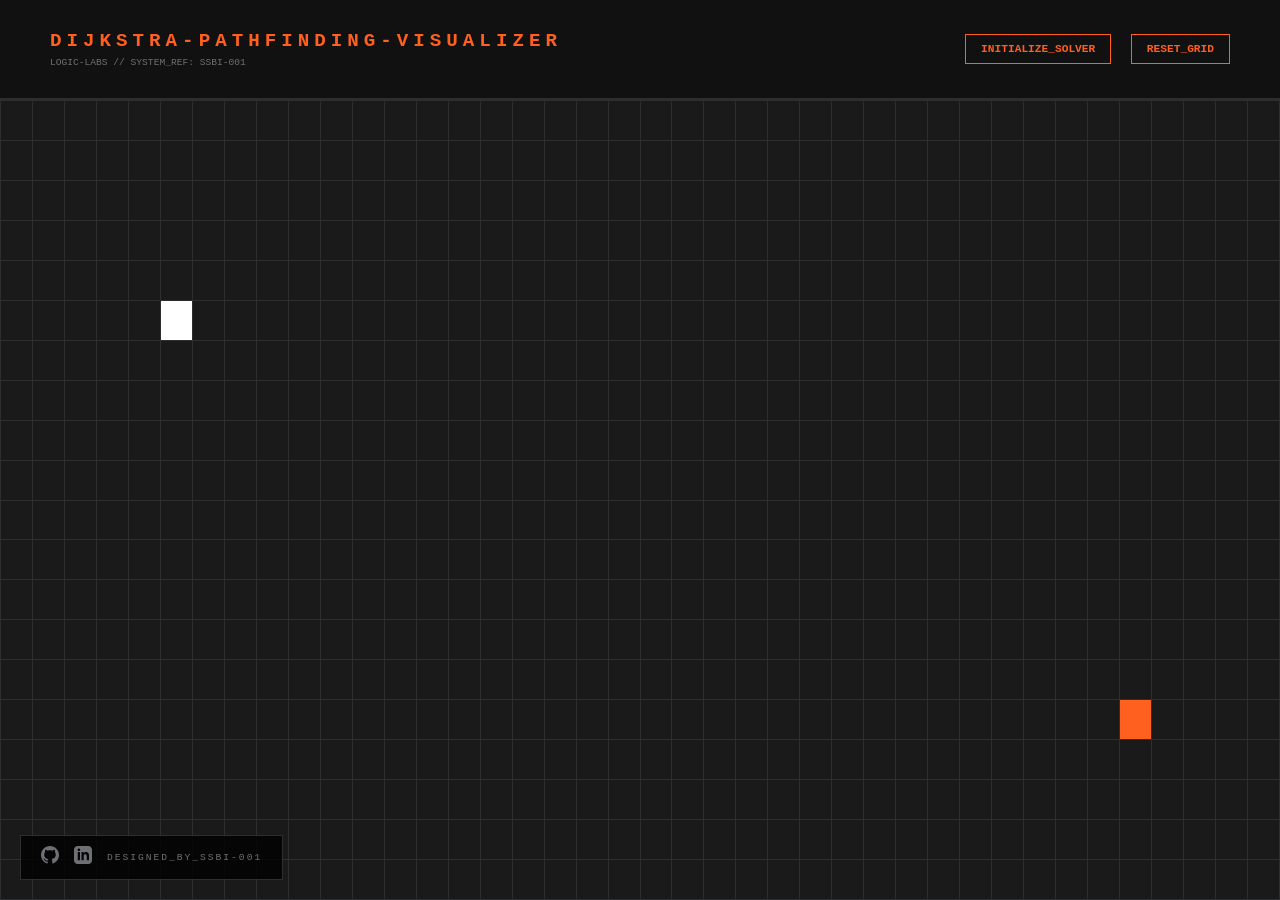
<file: JavaScript/Dijkstra-Pathfinding-Visualizer-Tool/index.html>
<!DOCTYPE html>
<html lang="en">
<head>
    <meta charset="UTF-8">
    <title>Dijkstra Pathfinding Visualizer // SSBI-001</title>
    <link rel="stylesheet" href="style.css">
</head>
<body>

    <div class="header">
        <div class="title-block">
            <h1>DIJKSTRA-PATHFINDING-VISUALIZER</h1>
            <p>LOGIC-LABS // SYSTEM_REF: SSBI-001</p>
        </div>
        <div class="controls">
            <button onclick="Visualizer.solve()">INITIALIZE_SOLVER</button>
            <button onclick="Visualizer.reset()">RESET_GRID</button>
        </div>
    </div>

    <div id="grid-container"></div>

    <div class="operator-signature">
        <a href="https://github.com/syedsaad314" title="GitHub Profile">
            <svg viewBox="0 0 24 24"><path d="M12 0c-6.626 0-12 5.373-12 12 0 5.302 3.438 9.8 8.207 11.387.599.111.793-.261.793-.577v-2.234c-3.338.726-4.033-1.416-4.033-1.416-.546-1.387-1.333-1.756-1.333-1.756-1.089-.745.083-.729.083-.729 1.205.084 1.839 1.237 1.839 1.237 1.07 1.834 2.807 1.304 3.492.997.107-.775.418-1.305.762-1.604-2.665-.305-5.467-1.334-5.467-5.931 0-1.311.469-2.381 1.236-3.221-.124-.303-.535-1.524.117-3.176 0 0 1.008-.322 3.301 1.23.957-.266 1.983-.399 3.003-.404 1.02.005 2.047.138 3.006.404 2.291-1.552 3.297-1.23 3.297-1.23.653 1.653.242 2.874.118 3.176.77.84 1.235 1.911 1.235 3.221 0 4.609-2.807 5.624-5.479 5.921.43.372.823 1.102.823 2.222v3.293c0 .319.192.694.801.576 4.765-1.589 8.199-6.086 8.199-11.386 0-6.627-5.373-12-12-12z"/></svg>
        </a>
        <a href="https://www.linkedin.com/in/syed-saad-b-8b54812b1/" title="LinkedIn Profile">
            <svg viewBox="0 0 24 24"><path d="M19 0h-14c-2.761 0-5 2.239-5 5v14c0 2.761 2.239 5 5 5h14c2.762 0 5-2.239 5-5v-14c0-2.761-2.238-5-5-5zm-11 19h-3v-11h3v11zm-1.5-12.268c-.966 0-1.75-.79-1.75-1.764s.784-1.764 1.75-1.764 1.75.79 1.75 1.764-.783 1.764-1.75 1.764zm13.5 12.268h-3v-5.604c0-3.368-4-3.113-4 0v5.604h-3v-11h3v1.765c1.396-2.586 7-2.777 7 2.476v6.759z"/></svg>
        </a>
        <span>DESIGNED_BY_SSBI-001</span>
    </div>

    <script src="engine.js"></script>
</body>
</html>
</file>
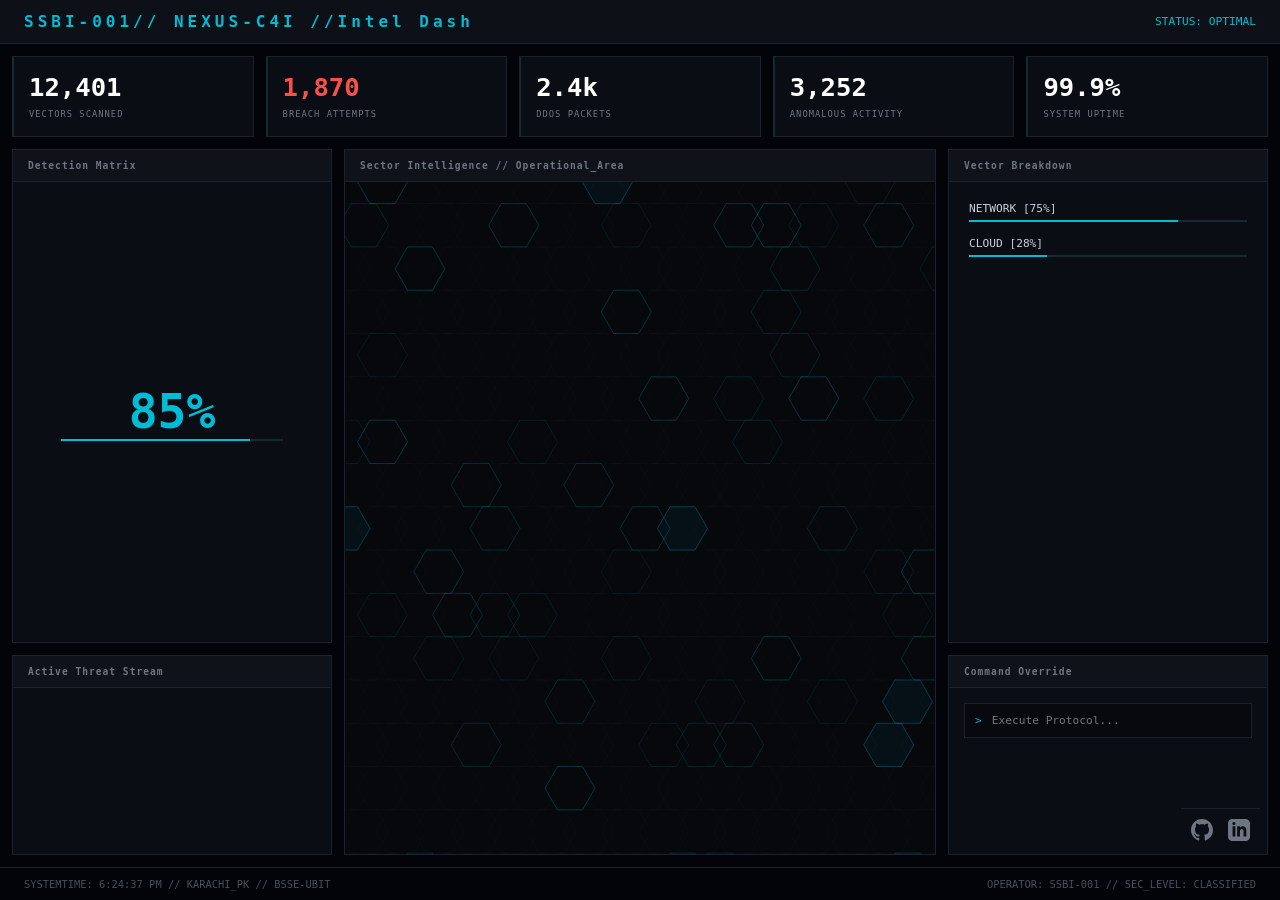
<file: JavaScript/Threat-Intel-Dashboard/index.html>
<!DOCTYPE html>
<html lang="en">
<head>
    <meta charset="UTF-8">
    <title>SSBI-001 // NEXUS-C4I // Intel Dash </title>
    <style>
        :root {
            --bg-void: #02040a;
            --bg-panel: #0a0d14;
            --accent: #00bcd4;
            --accent-dim: #162a2d;
            --threat: #f85149;
            --border: #1b222d;
            --text-main: #c9d1d9;
            --text-dim: #6e7681;
        }

        * { box-sizing: border-box; margin: 0; padding: 0; font-family: 'Consolas', monospace; }
        body { background-color: var(--bg-void); color: var(--text-main); height: 100vh; display: flex; flex-direction: column; overflow: hidden; }

        header { border-bottom: 1px solid var(--border); padding: 12px 24px; display: flex; justify-content: space-between; align-items: center; background: #0d1117; }
        .logo { font-size: 1rem; font-weight: 900; letter-spacing: 4px; color: var(--accent); }

        main { display: grid; grid-template-columns: 320px 1fr 320px; grid-template-rows: auto 1fr 200px; gap: 12px; flex: 1; padding: 12px; }

        .stats-grid { grid-column: 1 / -1; display: grid; grid-template-columns: repeat(5, 1fr); gap: 12px; }
        .stat-card { background: var(--bg-panel); border: 1px solid var(--border); padding: 15px; border-left: 2px solid var(--accent-dim); }
        .stat-val { font-size: 1.6rem; font-weight: bold; color: #fff; display: block; }
        .stat-label { font-size: 0.55rem; text-transform: uppercase; color: var(--text-dim); letter-spacing: 1px; }

        .panel { background: var(--bg-panel); border: 1px solid var(--border); display: flex; flex-direction: column; overflow: hidden; }
        .panel-header { font-size: 0.6rem; padding: 10px 15px; background: rgba(255,255,255,0.02); border-bottom: 1px solid var(--border); color: var(--text-dim); font-weight: bold; letter-spacing: 1px; }
        .panel-body { flex: 1; position: relative; }

        #tactical-matrix { width: 100%; height: 100%; display: block; background: #06080c; }

        /* TERMINAL INPUT */
        .terminal-box { display: flex; align-items: center; background: rgba(0,0,0,0.3); padding: 10px; border: 1px solid var(--border); }
        .terminal-input { background: transparent; border: none; color: var(--accent); width: 100%; font-size: 0.7rem; outline: none; margin-left: 10px; }

        /* PORTALS (Bottom Right) */
        .portals { position: fixed; bottom: 45px; right: 20px; display: flex; gap: 15px; padding: 10px; border-top: 1px solid var(--border); }
        .portals svg { width: 22px; height: 22px; fill: var(--text-dim); transition: 0.3s; }
        .portals a:hover svg { fill: var(--accent); filter: drop-shadow(0 0 8px var(--accent)); }

        .log-entry { font-size: 0.65rem; padding: 6px 15px; border-bottom: 1px solid #141920; }
        .log-entry b { color: var(--threat); }

        footer { padding: 10px 24px; border-top: 1px solid var(--border); display: flex; justify-content: space-between; font-size: 0.65rem; color: #484f58; }
    </style>
</head>
<body>

    <header>
        <div class="logo">SSBI-001// NEXUS-C4I //Intel Dash </div>
        <div style="font-size: 0.7rem; color: var(--accent);">STATUS: <span id="sys-status">OPTIMAL</span></div>
    </header>

    <main>
        <section class="stats-grid">
            <div class="stat-card"><span class="stat-val">12,401</span><span class="stat-label">Vectors Scanned</span></div>
            <div class="stat-card"><span class="stat-val" style="color:var(--threat)">1,870</span><span class="stat-label">Breach Attempts</span></div>
            <div class="stat-card"><span class="stat-val">2.4k</span><span class="stat-label">DDoS Packets</span></div>
            <div class="stat-card"><span class="stat-val">3,252</span><span class="stat-label">Anomalous Activity</span></div>
            <div class="stat-card"><span class="stat-val">99.9%</span><span class="stat-label">System Uptime</span></div>
        </section>

        <div class="panel">
            <div class="panel-header">Detection Matrix</div>
            <div class="panel-body" style="display:flex; flex-direction:column; align-items:center; justify-content:center;">
                <div style="font-size: 3rem; color: var(--accent); font-weight: 800;">85%</div>
                <div style="width: 70%; height: 2px; background: var(--accent-dim);"><div style="width: 85%; height: 100%; background: var(--accent);"></div></div>
            </div>
        </div>

        <div class="panel" style="grid-row: span 2;">
            <div class="panel-header">Sector Intelligence // Operational_Area</div>
            <div class="panel-body">
                <canvas id="tactical-matrix"></canvas>
            </div>
        </div>

        <div class="panel">
            <div class="panel-header">Vector Breakdown</div>
            <div class="panel-body" style="padding: 20px; font-size: 0.7rem;">
                NETWORK [75%] <div style="height:2px; background:var(--accent-dim); margin:5px 0 15px;"><div style="width:75%; height:100%; background:var(--accent)"></div></div>
                CLOUD [28%] <div style="height:2px; background:var(--accent-dim); margin:5px 0 15px;"><div style="width:28%; height:100%; background:var(--accent)"></div></div>
            </div>
        </div>

        <div class="panel">
            <div class="panel-header">Active Threat Stream</div>
            <div class="panel-body" id="threat-stream"></div>
        </div>

        <div class="panel">
            <div class="panel-header">Command Override</div>
            <div class="panel-body" style="padding: 15px;">
                <div class="terminal-box">
                    <span style="color:var(--accent); font-size: 0.7rem;">></span>
                    <input type="text" id="cmd-input" class="terminal-input" placeholder="Execute Protocol..." autofocus>
                </div>
            </div>
        </div>
    </main>

    <div class="portals">
        <a href="https://github.com/syedsaad314" target="_blank">
            <svg viewBox="0 0 24 24"><path d="M12 0c-6.626 0-12 5.373-12 12 0 5.302 3.438 9.8 8.207 11.387.599.111.793-.261.793-.577v-2.234c-3.338.726-4.033-1.416-4.033-1.416-.546-1.387-1.333-1.756-1.333-1.756-1.089-.745.083-.729.083-.729 1.205.084 1.839 1.237 1.839 1.237 1.07 1.834 2.807 1.304 3.492.997.107-.775.418-1.305.762-1.604-2.665-.305-5.467-1.334-5.467-5.931 0-1.311.469-2.381 1.236-3.221-.124-.303-.535-1.524.117-3.176 0 0 1.008-.322 3.301 1.23.957-.266 1.983-.399 3.003-.404 1.02.005 2.047.138 3.006.404 2.291-1.552 3.297-1.23 3.297-1.23.653 1.653.242 2.874.118 3.176.77.84 1.235 1.911 1.235 3.221 0 4.609-2.807 5.624-5.479 5.921.43.372.823 1.102.823 2.222v3.293c0 .319.192.694.801.576 4.765-1.589 8.199-6.086 8.199-11.386 0-6.627-5.373-12-12-12z"/></svg>
        </a>
        <a href="https://www.linkedin.com/in/syed-saad-b-8b54812b1/" target="_blank">
            <svg viewBox="0 0 24 24"><path d="M19 0h-14c-2.761 0-5 2.239-5 5v14c0 2.761 2.239 5 5 5h14c2.762 0 5-2.239 5-5v-14c0-2.761-2.238-5-5-5zm-11 19h-3v-11h3v11zm-1.5-12.268c-.966 0-1.75-.79-1.75-1.764s.784-1.764 1.75-1.764 1.75.79 1.75 1.764-.783 1.764-1.75 1.764zm13.5 12.268h-3v-5.604c0-3.368-4-3.113-4 0v5.604h-3v-11h3v1.765c1.396-2.586 7-2.777 7 2.476v6.759z"/></svg>
        </a>
    </div>

    <footer>
        <div>SYSTEMTIME: <span id="clock">00:00:00</span> // KARACHI_PK // BSSE-UBIT</div>
        <div>OPERATOR: SSBI-001 // SEC_LEVEL: CLASSIFIED</div>
    </footer>

    <script src="intel_core.js"></script>
</body>
</html>
</file>
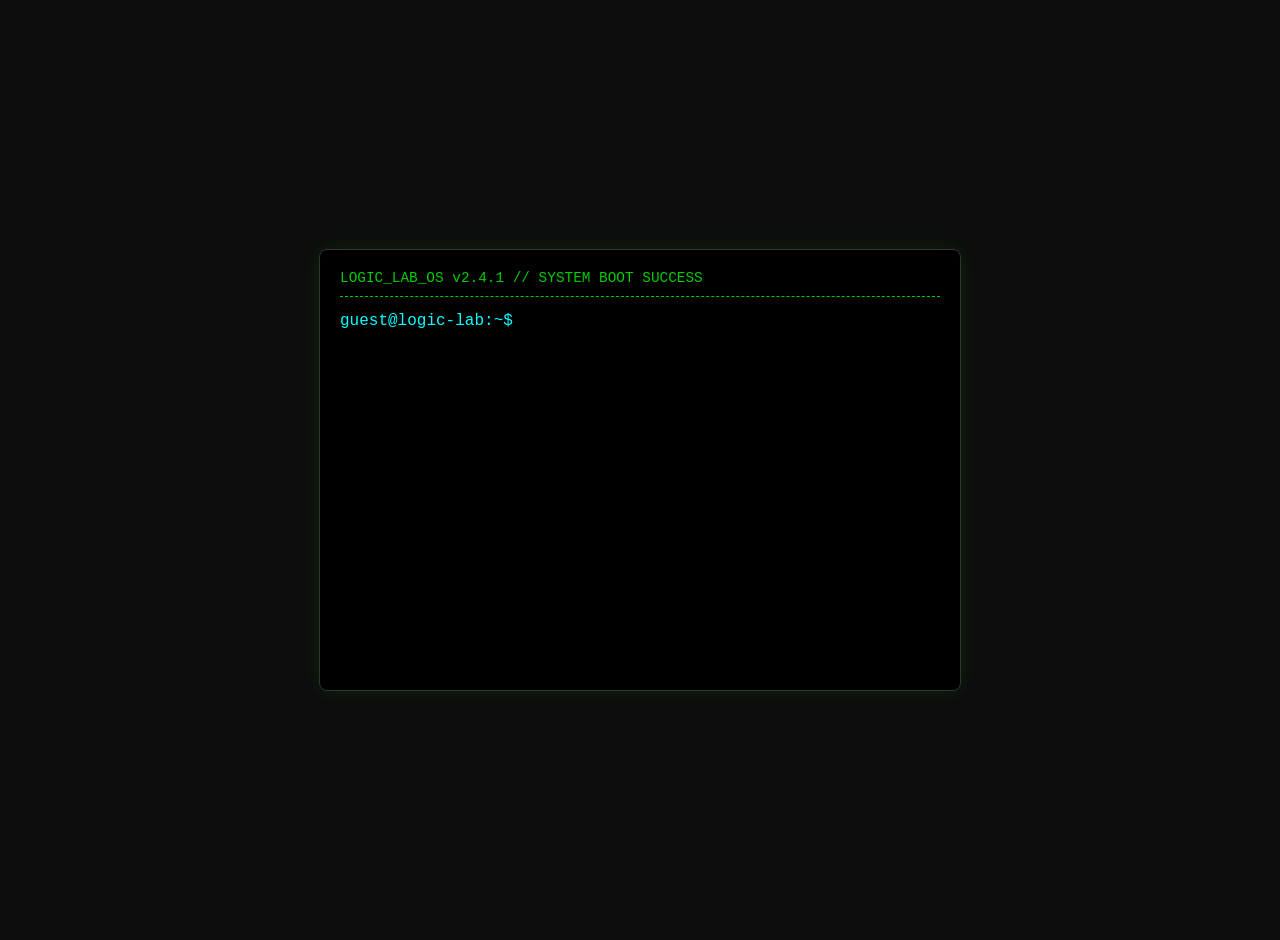
<file: Web/Cyber-Terminal/index.html>
<!DOCTYPE html>
<html lang="en">
<head>
    <style>
        body { background-color: #0d0d0d; color: #00ff00; font-family: 'Courier New', Courier, monospace; padding: 20px; margin: 0; display: flex; justify-content: center; height: 100vh; align-items: center; overflow: hidden; }
        .terminal-window { width: 600px; height: 400px; background: #000; border: 1px solid #333; border-radius: 8px; box-shadow: 0 0 20px rgba(0, 255, 0, 0.1); padding: 20px; overflow-y: auto; position: relative; }
        .terminal-header { border-bottom: 1px dashed #00ff00; padding-bottom: 10px; margin-bottom: 15px; font-size: 0.9em; opacity: 0.8; }
        .input-line { display: flex; margin-top: 10px; }
        .prompt { margin-right: 10px; color: #00ffff; }
        .command-input { background: transparent; border: none; color: #00ff00; font-family: inherit; font-size: 1em; flex-grow: 1; outline: none; }
        .cursor { display: inline-block; width: 8px; height: 15px; background: #00ff00; animation: blink 1s step-end infinite; }
        @keyframes blink { 0%, 100% { opacity: 1; } 50% { opacity: 0; } }
    </style>
</head>
<body>
    <div class="terminal-window" id="term">
        <div class="terminal-header">LOGIC_LAB_OS v2.4.1 // SYSTEM BOOT SUCCESS</div>
        <div id="output"></div>
        <div class="input-line">
            <span class="prompt">guest@logic-lab:~$</span>
            <input type="text" class="command-input" id="cmd" autocomplete="off" autofocus>
        </div>
    </div>

    <script>
        const input = document.getElementById('cmd');
        const output = document.getElementById('output');

        input.addEventListener('keypress', function(e) {
            if (e.key === 'Enter') {
                const val = input.value;
                const line = document.createElement('div');
                line.innerHTML = `<span style="color:#00ffff">guest@logic-lab:~$</span> ${val}`;
                output.appendChild(line);
                
                const response = document.createElement('div');
                response.style.color = '#888';
                response.innerText = val === 'help' ? '> Available commands: help, status, clear' : `> command not found: ${val}`;
                if(val === 'clear') { output.innerHTML = ''; response.innerText = ''; }
                
                output.appendChild(response);
                input.value = '';
                document.getElementById('term').scrollTop = document.getElementById('term').scrollHeight;
            }
        });
    </script>
</body>
</html>
</file>
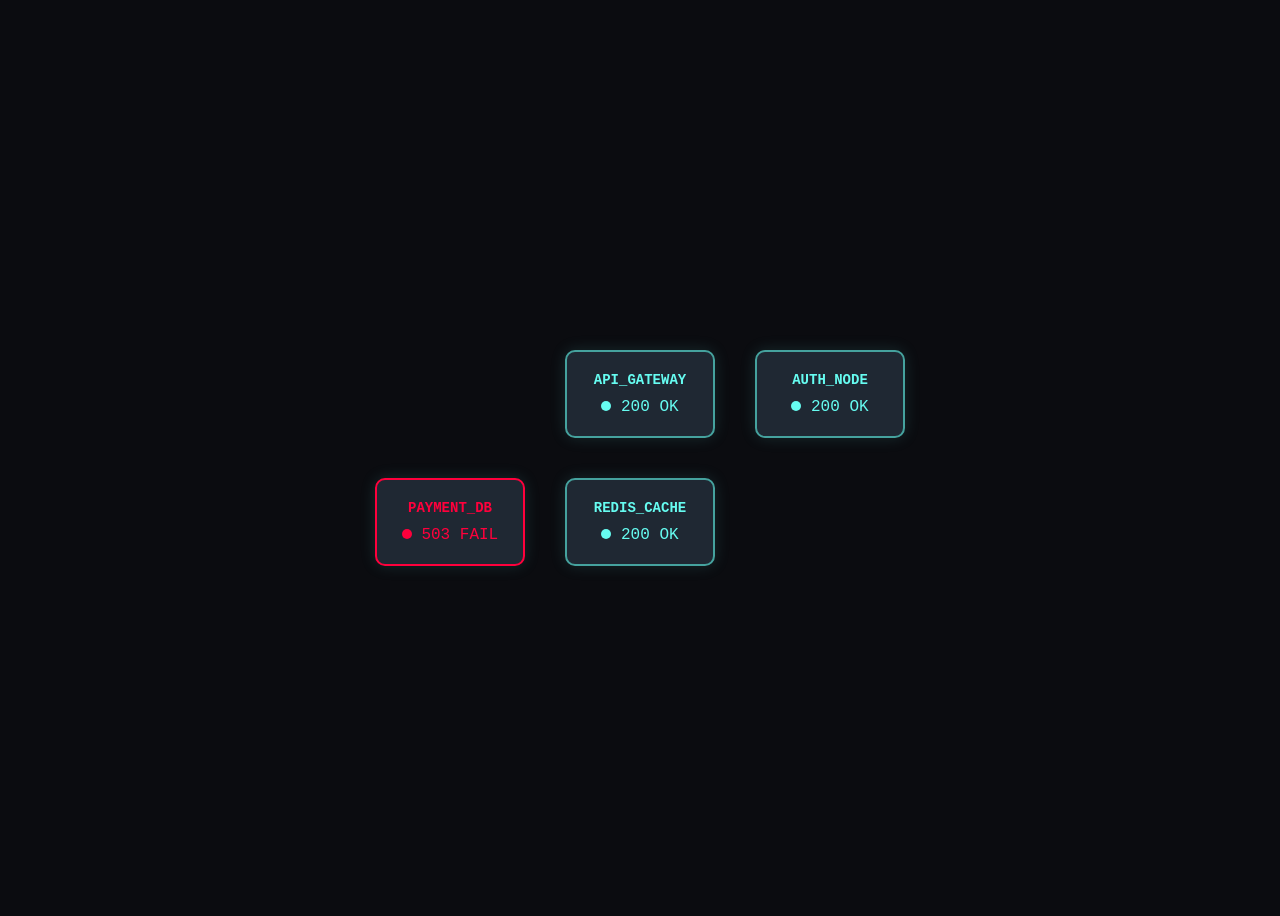
<file: Web/Network-Topology/index.html>
<!DOCTYPE html>
<html>
<head>
    <style>
        body { background: #0b0c10; font-family: 'Courier New', monospace; display: flex; justify-content: center; align-items: center; height: 100vh; color: #66fcf1; }
        .cluster { display: grid; grid-template-columns: repeat(3, 150px); gap: 40px; position: relative; }
        .node { 
            background: #1f2833; border: 2px solid #45a29e; border-radius: 10px; 
            padding: 20px; text-align: center; box-shadow: 0 0 15px rgba(69, 162, 158, 0.2);
            transition: 0.3s;
        }
        .node:hover { transform: scale(1.05); border-color: #66fcf1; box-shadow: 0 0 25px rgba(102, 252, 241, 0.5); cursor: pointer; }
        .node-title { font-weight: bold; font-size: 14px; margin-bottom: 10px; }
        .status-dot { height: 10px; width: 10px; border-radius: 50%; display: inline-block; background: #66fcf1; animation: pulse 1.5s infinite; }
        .critical { border-color: #ff003c; color: #ff003c; }
        .critical .status-dot { background: #ff003c; animation: fast-pulse 0.5s infinite; }
        
        @keyframes pulse { 0% { box-shadow: 0 0 0 0 rgba(102, 252, 241, 0.7); } 70% { box-shadow: 0 0 0 10px rgba(102, 252, 241, 0); } 100% { box-shadow: 0 0 0 0 rgba(102, 252, 241, 0); } }
        @keyframes fast-pulse { 0% { box-shadow: 0 0 0 0 rgba(255, 0, 60, 0.7); } 70% { box-shadow: 0 0 0 15px rgba(255, 0, 60, 0); } 100% { box-shadow: 0 0 0 0 rgba(255, 0, 60, 0); } }
    </style>
</head>
<body>
    <div class="cluster">
        <div class="node" style="grid-column: 2;">
            <div class="node-title">API_GATEWAY</div>
            <div class="status-dot"></div> 200 OK
        </div>
        <div class="node">
            <div class="node-title">AUTH_NODE</div>
            <div class="status-dot"></div> 200 OK
        </div>
        <div class="node critical">
            <div class="node-title">PAYMENT_DB</div>
            <div class="status-dot"></div> 503 FAIL
        </div>
        <div class="node">
            <div class="node-title">REDIS_CACHE</div>
            <div class="status-dot"></div> 200 OK
        </div>
    </div>
</body>
</html>
</file>
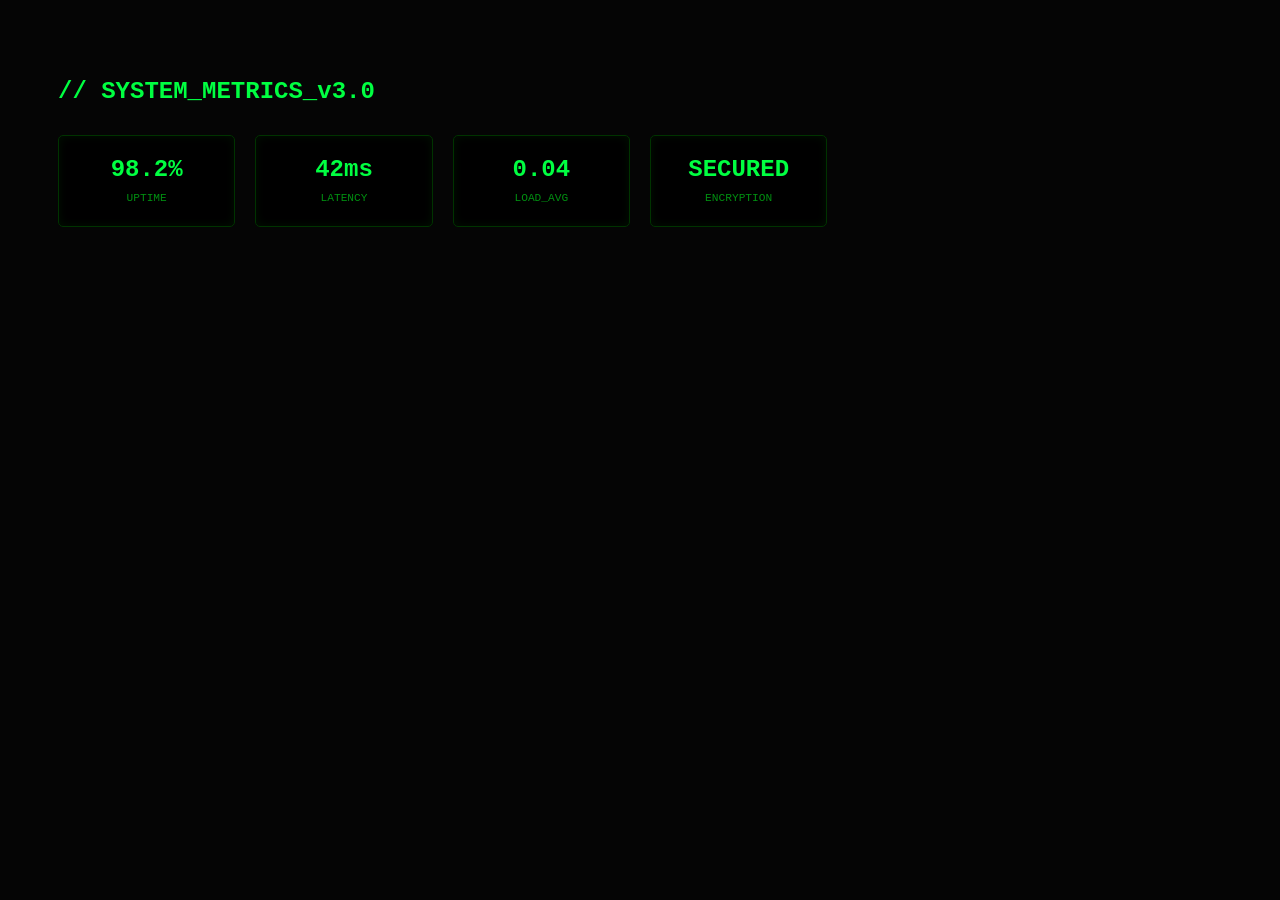
<file: Web/Advanced-UI/CyberGrid/index.html>
<!DOCTYPE html>
<html>
<head>
    <style>
        body { background: #050505; color: #00ff41; font-family: 'Courier New', monospace; padding: 50px; }
        .grid-container {
            display: grid;
            grid-template-columns: repeat(auto-fill, minmax(150px, 1fr));
            gap: 20px;
        }
        .data-cell {
            background: #000; border: 1px solid #003300; border-radius: 5px;
            padding: 20px; text-align: center; transition: all 0.3s;
            box-shadow: inset 0 0 10px #001100;
        }
        .data-cell:hover {
            border-color: #00ff41;
            box-shadow: 0 0 20px #003300;
            transform: translateY(-5px) scale(1.05);
            cursor: pointer;
        }
        .value { font-size: 1.5rem; font-weight: bold; display: block; margin-bottom: 5px; }
        .label { font-size: 0.7rem; color: #008f11; text-transform: uppercase; }
        .pulse { animation: pulse-border 2s infinite; }
        @keyframes pulse-border { 50% { border-color: #008f11; } }
    </style>
</head>
<body>
    <h2 style="margin-bottom: 30px;">// SYSTEM_METRICS_v3.0</h2>
    <div class="grid-container">
        <div class="data-cell pulse">
            <span class="value">98.2%</span>
            <span class="label">UPTIME</span>
        </div>
        <div class="data-cell">
            <span class="value">42ms</span>
            <span class="label">LATENCY</span>
        </div>
        <div class="data-cell">
            <span class="value">0.04</span>
            <span class="label">LOAD_AVG</span>
        </div>
        <div class="data-cell">
            <span class="value">SECURED</span>
            <span class="label">ENCRYPTION</span>
        </div>
    </div>
</body>
</html>
</file>
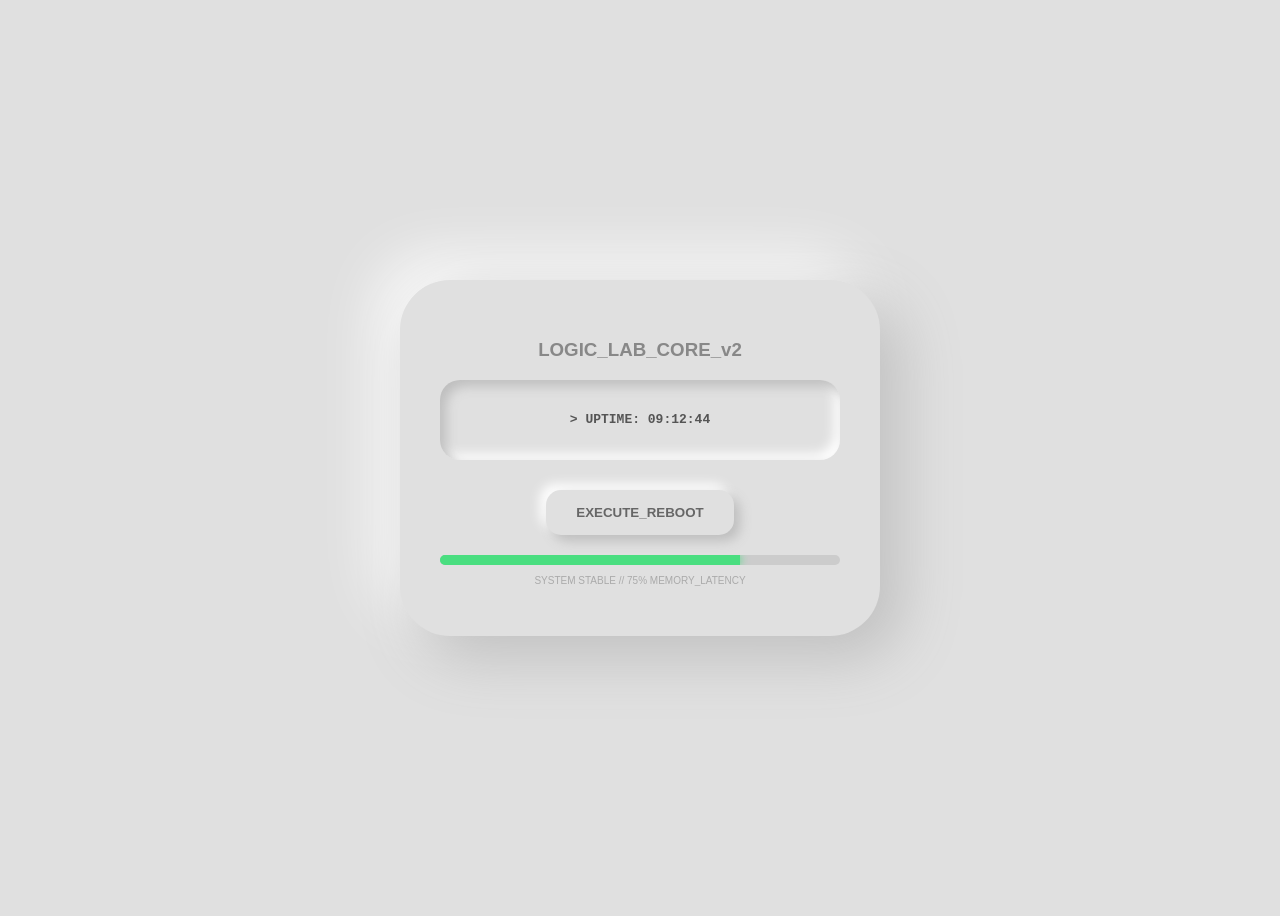
<file: Web/Command-Center/Live-Telemetry/index.html>
<!DOCTYPE html>
<html>
<head>
    <style>
        :root { --bg: #e0e0e0; --shadow: #bebebe; --light: #ffffff; --accent: #4ade80; }
        body { background: var(--bg); display: flex; flex-direction: column; align-items: center; justify-content: center; height: 100vh; font-family: 'Segoe UI', sans-serif; }
        .card {
            width: 400px; padding: 40px;
            background: var(--bg); border-radius: 50px;
            box-shadow: 20px 20px 60px var(--shadow), -20px -20px 60px var(--light);
            text-align: center;
        }
        .monitor-display {
            height: 80px; margin-bottom: 30px;
            background: inset; border-radius: 20px;
            box-shadow: inset 6px 6px 12px var(--shadow), inset -6px -6px 12px var(--light);
            display: flex; align-items: center; justify-content: center;
            color: #555; font-weight: bold; font-family: monospace;
        }
        .btn {
            padding: 15px 30px; border: none; border-radius: 15px;
            background: var(--bg); color: #666; font-weight: bold;
            box-shadow: 6px 6px 12px var(--shadow), -6px -6px 12px var(--light);
            cursor: pointer; transition: 0.2s;
        }
        .btn:active { box-shadow: inset 4px 4px 8px var(--shadow), inset -4px -4px 8px var(--light); }
        .bar-bg { height: 10px; width: 100%; background: #ccc; border-radius: 5px; margin-top: 20px; overflow: hidden; }
        .bar-fill { height: 100%; width: 75%; background: var(--accent); box-shadow: 0 0 10px var(--accent); }
    </style>
</head>
<body>
    <div class="card">
        <h3 style="color: #888;">LOGIC_LAB_CORE_v2</h3>
        <div class="monitor-display">> UPTIME: 09:12:44</div>
        <button class="btn">EXECUTE_REBOOT</button>
        <div class="bar-bg"><div class="bar-fill"></div></div>
        <p style="font-size: 10px; color: #aaa; margin-top: 10px;">SYSTEM STABLE // 75% MEMORY_LATENCY</p>
    </div>
</body>
</html>
</file>
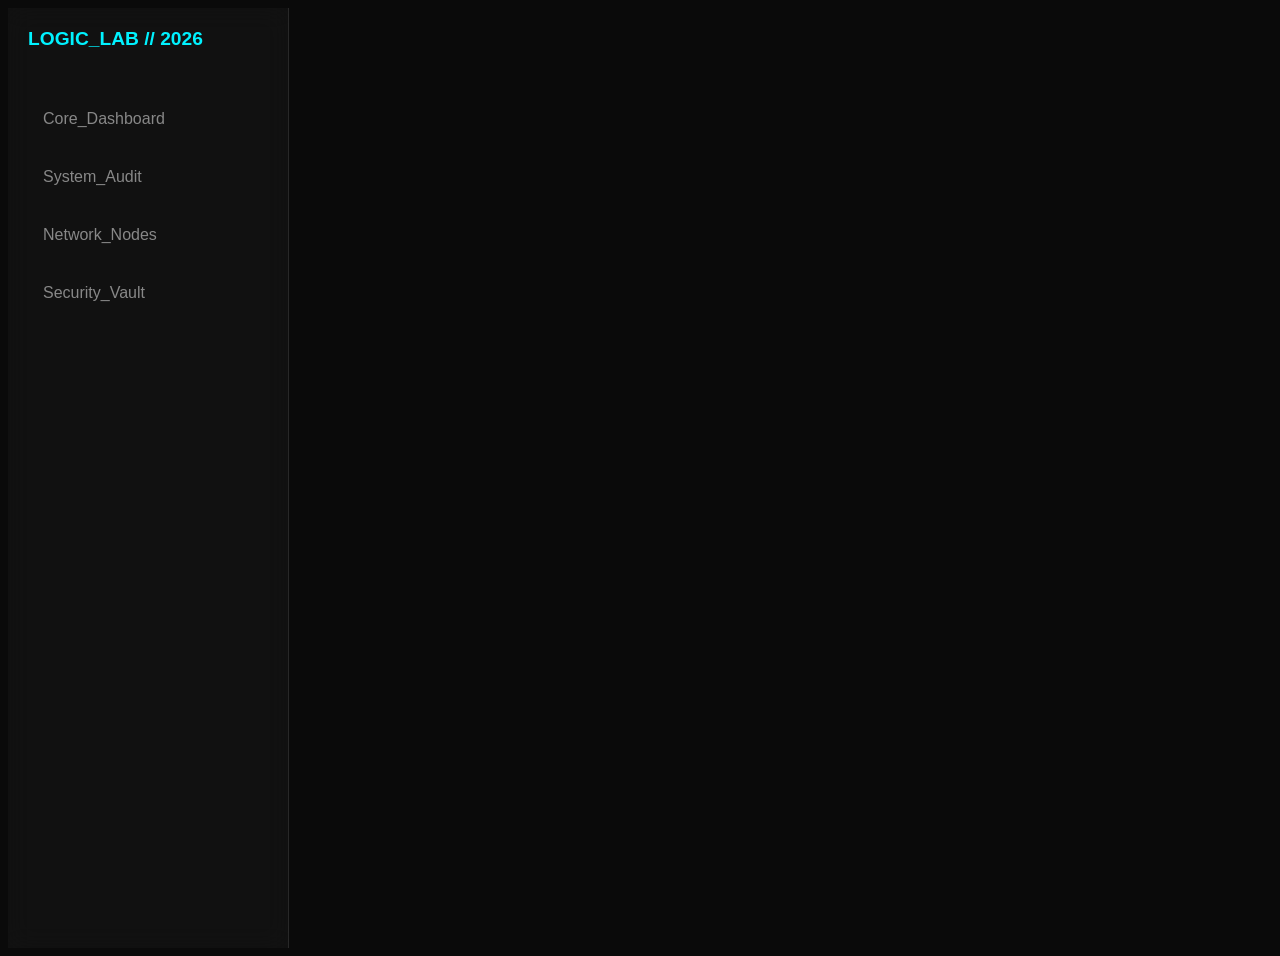
<file: Web/Design-System/Glass-Sidebar/index.html>
<!DOCTYPE html>
<html>
<head>
    <style>
        body { background: #0a0a0a; color: white; font-family: sans-serif; display: flex; }
        .sidebar {
            width: 240px; height: 100vh;
            background: rgba(255, 255, 255, 0.03);
            backdrop-filter: blur(12px);
            border-right: 1px solid rgba(255, 255, 255, 0.1);
            display: flex; flex-direction: column; padding: 20px;
        }
        .nav-item {
            padding: 15px; margin: 5px 0;
            border-radius: 8px; transition: 0.3s;
            cursor: pointer; position: relative;
            color: #888;
        }
        .nav-item:hover {
            background: rgba(255, 255, 255, 0.05);
            color: #00f2ff;
            padding-left: 25px;
        }
        .nav-item:hover::before {
            content: ""; position: absolute; left: 0; top: 20%;
            height: 60%; width: 4px; background: #00f2ff;
            border-radius: 0 4px 4px 0;
        }
        .logo { font-weight: bold; font-size: 1.2rem; margin-bottom: 40px; color: #00f2ff; }
    </style>
</head>
<body>
    <div class="sidebar">
        <div class="logo">LOGIC_LAB // 2026</div>
        <div class="nav-item">Core_Dashboard</div>
        <div class="nav-item">System_Audit</div>
        <div class="nav-item">Network_Nodes</div>
        <div class="nav-item">Security_Vault</div>
    </div>
</body>
</html>
</file>
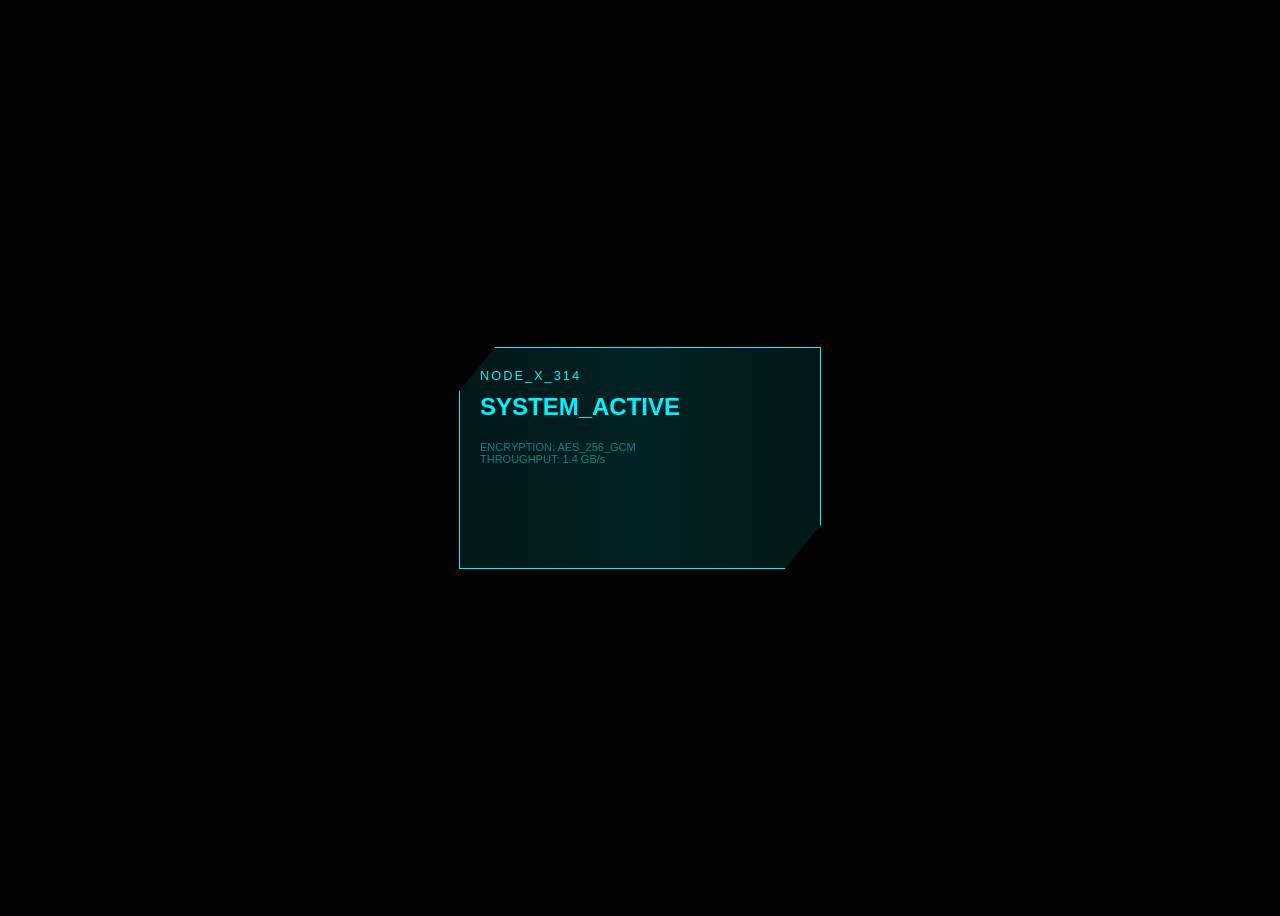
<file: Web/Holographic-UI/Nexus-Core/index.html>
<!DOCTYPE html>
<html>
<head>
    <style>
        body { background: #020202; height: 100vh; display: flex; justify-content: center; align-items: center; overflow: hidden; }
        .holo-card {
            width: 320px; height: 180px;
            background: rgba(0, 242, 255, 0.03);
            border: 1px solid #00f2ff;
            clip-path: polygon(10% 0, 100% 0, 100% 80%, 90% 100%, 0 100%, 0 20%);
            position: relative; padding: 20px; color: #00f2ff;
            box-shadow: 0 0 20px rgba(0, 242, 255, 0.2);
            font-family: 'Segoe UI', Tahoma, sans-serif;
        }
        .holo-card::after {
            content: ""; position: absolute; top: -50%; left: -50%;
            width: 200%; height: 200%;
            background: linear-gradient(45deg, transparent, rgba(0, 242, 255, 0.1), transparent);
            transform: rotate(45deg); animation: shimmer 4s infinite;
        }
        @keyframes shimmer { 0% { transform: translateX(-100%) rotate(45deg); } 100% { transform: translateX(100%) rotate(45deg); } }
        .node-id { font-size: 0.8rem; letter-spacing: 2px; }
        .status { font-size: 1.5rem; margin-top: 10px; font-weight: bold; }
    </style>
</head>
<body>
    <div class="holo-card">
        <div class="node-id">NODE_X_314</div>
        <div class="status">SYSTEM_ACTIVE</div>
        <p style="font-size: 11px; margin-top: 20px; color: rgba(0, 242, 255, 0.5);">
            ENCRYPTION: AES_256_GCM<br>
            THROUGHPUT: 1.4 GB/s
        </p>
    </div>
</body>
</html>
</file>
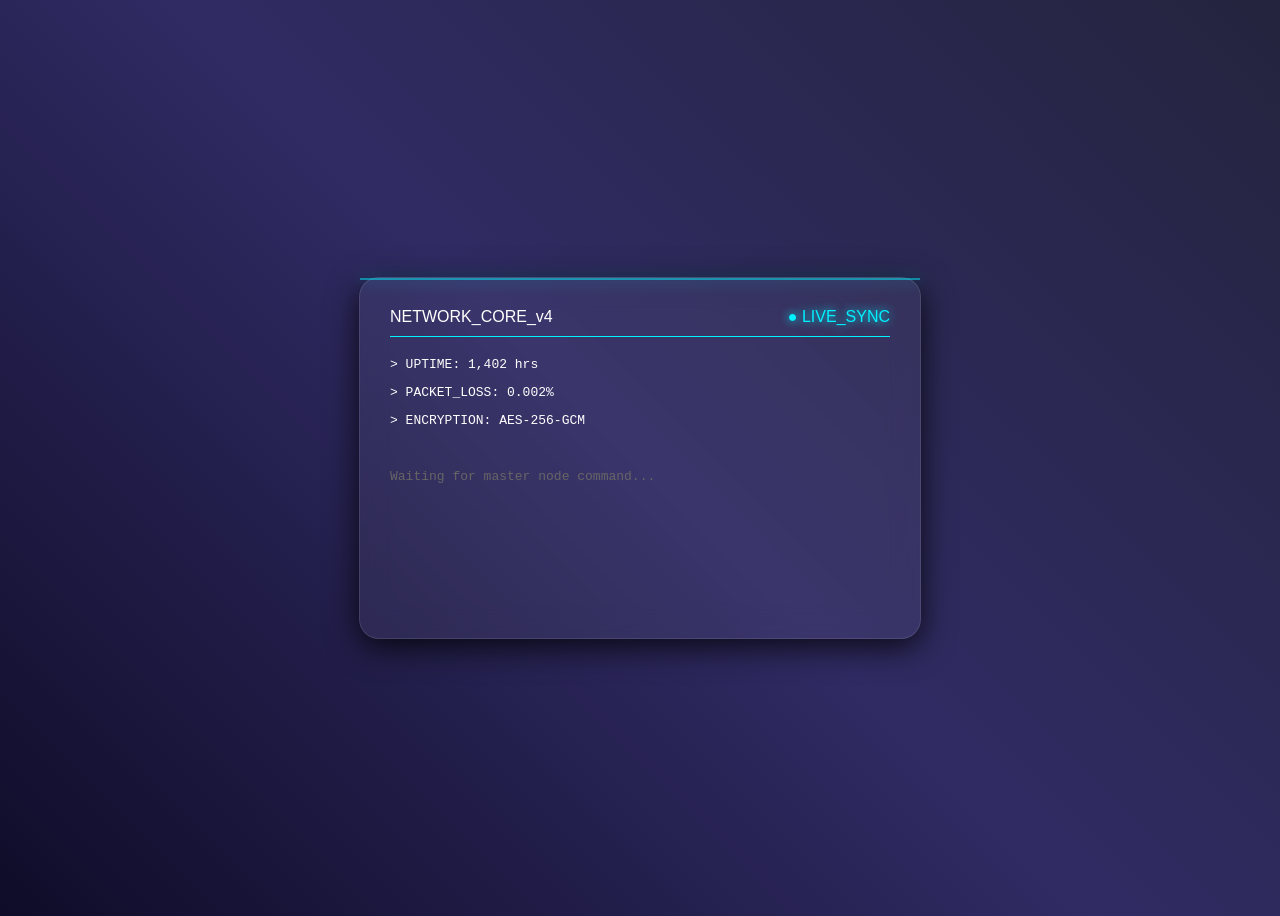
<file: Web/Interactive-Lab/Status-Glass/index.html>
<!DOCTYPE html>
<html lang="en">
<head>
    <style>
        :root { --accent: #00f2ff; }
        body {
            background: linear-gradient(45deg, #0f0c29, #302b63, #24243e);
            height: 100vh; display: flex; align-items: center; justify-content: center;
            font-family: 'Segoe UI', Tahoma, Geneva, Verdana, sans-serif; overflow: hidden;
        }
        .glass-card {
            width: 500px; height: 300px;
            background: rgba(255, 255, 255, 0.05);
            backdrop-filter: blur(15px);
            border-radius: 20px;
            border: 1px solid rgba(255, 255, 255, 0.1);
            box-shadow: 0 8px 32px 0 rgba(0, 0, 0, 0.8);
            position: relative; padding: 30px; color: white;
        }
        .status-header { display: flex; justify-content: space-between; border-bottom: 1px solid var(--accent); padding-bottom: 10px; }
        .scan-line {
            position: absolute; top: 0; left: 0; width: 100%; height: 2px;
            background: var(--accent); opacity: 0.5;
            box-shadow: 0 0 15px var(--accent);
            animation: scan 4s linear infinite;
        }
        @keyframes scan { 0% { top: 0; } 100% { top: 100%; } }
        .metric { margin-top: 20px; font-family: monospace; }
        .pulse { color: var(--accent); text-shadow: 0 0 10px var(--accent); }
    </style>
</head>
<body>
    <div class="glass-card">
        <div class="scan-line"></div>
        <div class="status-header">
            <span>NETWORK_CORE_v4</span>
            <span class="pulse">● LIVE_SYNC</span>
        </div>
        <div class="metric">
            <p>> UPTIME: 1,402 hrs</p>
            <p>> PACKET_LOSS: 0.002%</p>
            <p>> ENCRYPTION: AES-256-GCM</p>
            <br>
            <p style="color: #666;">Waiting for master node command...</p>
        </div>
    </div>
</body>
</html>
</file>
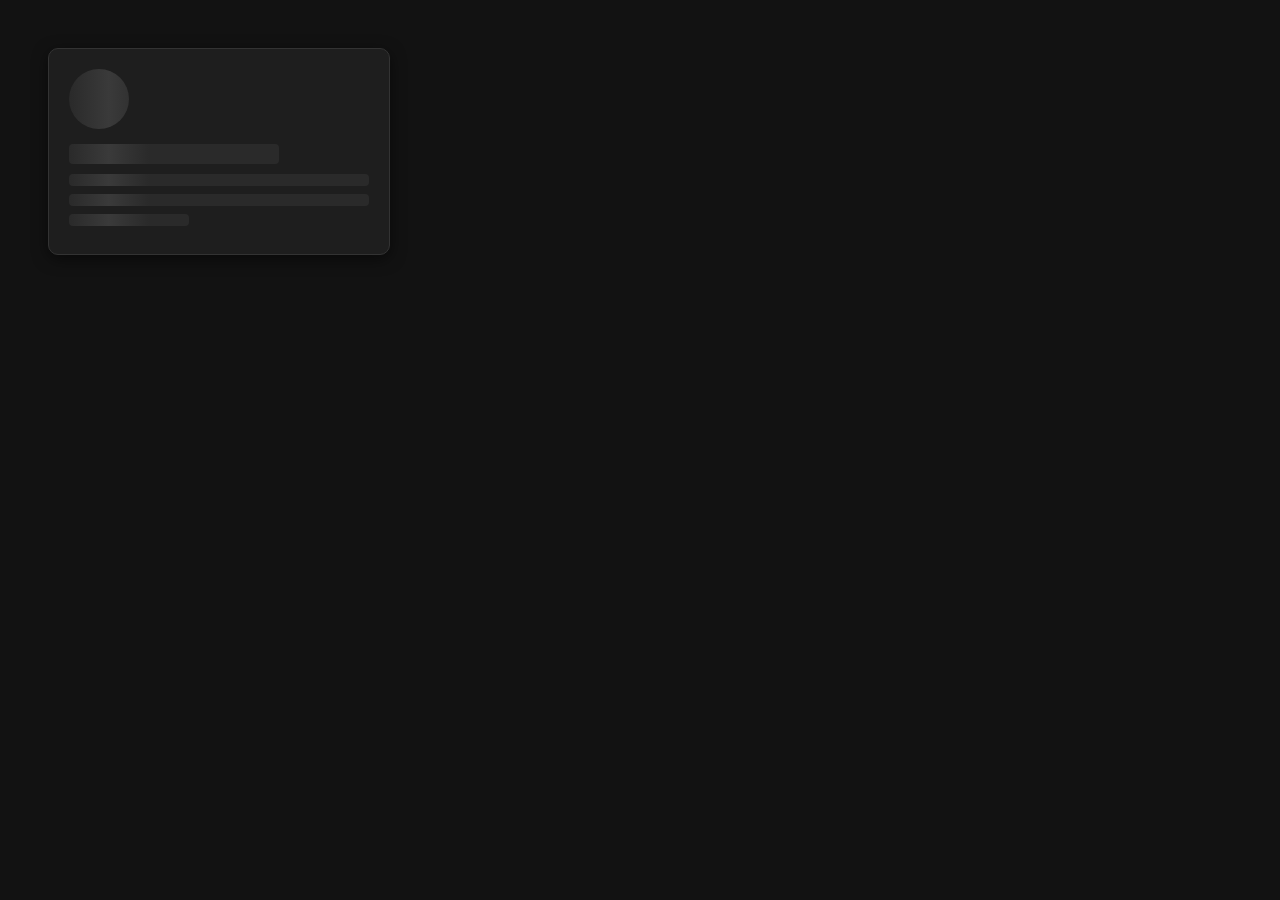
<file: Web/UX-Patterns/Skeleton-Loader/index.html>
<!DOCTYPE html>
<html>
<head>
    <style>
        body { background: #121212; padding: 40px; font-family: sans-serif; }
        .card { 
            background: #1e1e1e; padding: 20px; border-radius: 10px; 
            width: 300px; box-shadow: 0 4px 15px rgba(0,0,0,0.5);
            border: 1px solid #333;
        }
        
        .skeleton {
            background: #2a2a2a;
            background-image: linear-gradient(90deg, #2a2a2a 0px, #3a3a3a 40px, #2a2a2a 80px);
            background-size: 600px;
            animation: shimmer 1.5s infinite linear;
            border-radius: 4px;
        }

        .skel-avatar { width: 60px; height: 60px; border-radius: 50%; margin-bottom: 15px; }
        .skel-title { width: 70%; height: 20px; margin-bottom: 10px; }
        .skel-text { width: 100%; height: 12px; margin-bottom: 8px; }
        .skel-text.short { width: 40%; }

        @keyframes shimmer {
            0% { background-position: -300px; }
            100% { background-position: 300px; }
        }
    </style>
</head>
<body>
    <div class="card">
        <div class="skeleton skel-avatar"></div>
        <div class="skeleton skel-title"></div>
        <div class="skeleton skel-text"></div>
        <div class="skeleton skel-text"></div>
        <div class="skeleton skel-text short"></div>
    </div>
</body>
</html>
</file>
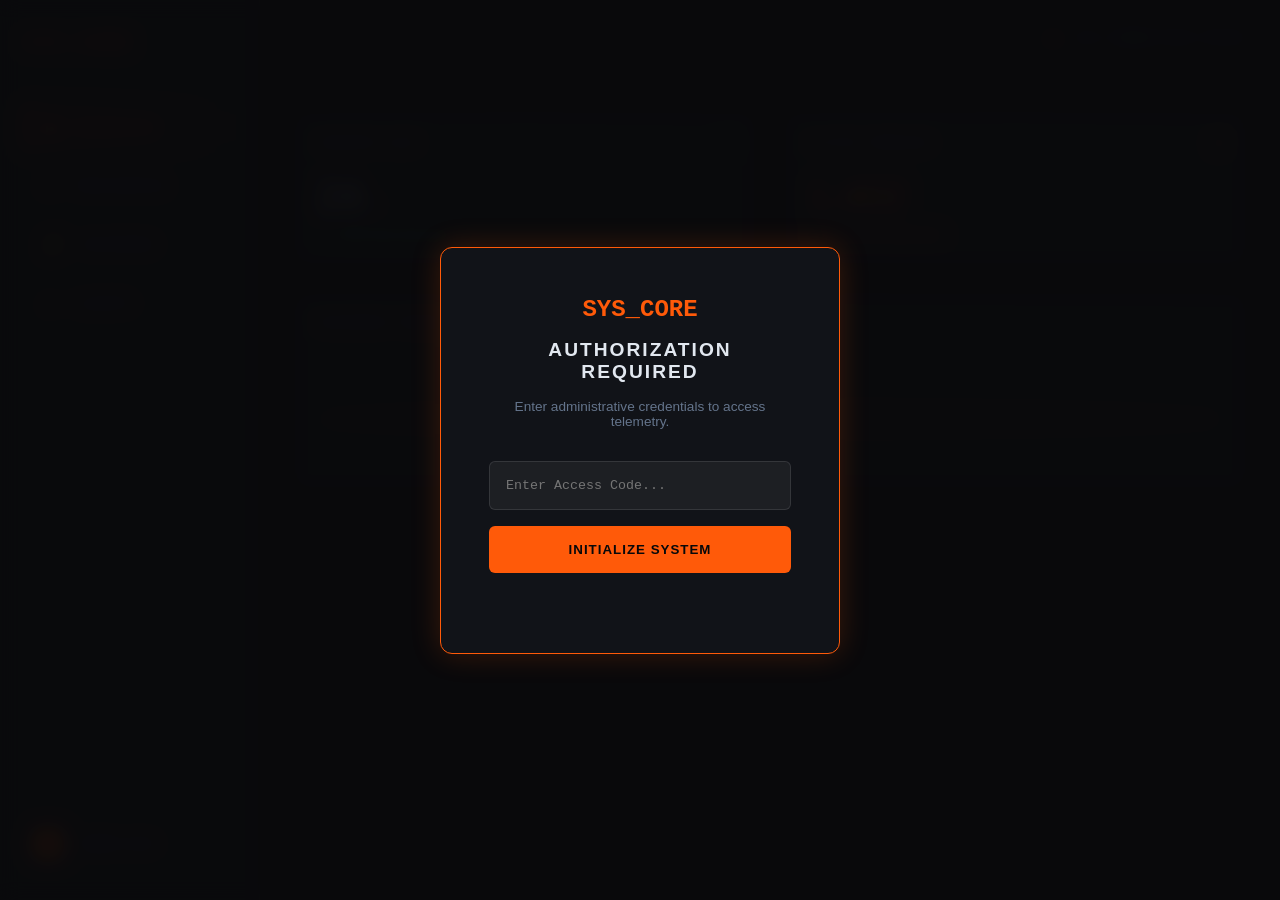
<file: Web/Architecture-Lab/Dashboards/Asset-Monitor-v1/index.html>
<!DOCTYPE html>
<html lang="en">
<head>
    <meta charset="UTF-8">
    <meta name="viewport" content="width=device-width, initial-scale=1.0">
    <title>Asset Monitor | Solar-Flare</title>
    <link rel="stylesheet" href="./styles/theme.css">
</head>
<body>
    <div class="auth-overlay" id="auth-screen">
        <div class="auth-box">
            <div class="auth-logo">SYS_CORE</div>
            <h2>AUTHORIZATION REQUIRED</h2>
            <p>Enter administrative credentials to access telemetry.</p>
            <input type="password" class="auth-input" placeholder="Enter Access Code..." id="passcode">
            <button class="auth-btn" onclick="unlockSystem()">INITIALIZE SYSTEM</button>
            <div class="auth-error" id="error-msg"></div>
        </div>
    </div>

    <div class="dashboard-shell">
        <aside class="sidebar" id="nav-system">
            <div class="brand-logo">SYS_CORE</div>
            <nav class="nav-links">
                <div class="nav-item active">
                    <span class="nav-icon">▤</span>
                    <span class="nav-text">OVERVIEW</span>
                </div>
                <div class="nav-item">
                    <span class="nav-icon">⚙</span>
                    <span class="nav-text">RESOURCES</span>
                </div>
                <div class="nav-item">
                    <span class="nav-icon">⚡</span>
                    <span class="nav-text">NETWORK</span>
                </div>
                <div class="nav-item">
                    <span class="nav-icon">⚠</span>
                    <span class="nav-text">ALERTS</span>
                </div>
            </nav>
            <div class="sidebar-footer">
                <div class="user-chip">
                    <div class="avatar">S</div>
                    <span>ADMIN_SAAD</span>
                </div>
            </div>
        </aside>
        
        <main class="data-arena">
            <header class="top-bar">
                <div class="system-status">
                    <div class="pulse-ring"></div>
                    <span>LIVE CONNECTION STATUS</span>
                </div>
            </header>
            
            <div class="widget-grid" id="main-monitor">
                <div class="card metric-card">
                    <div class="card-header">
                        <span class="card-title">SERVER LOAD</span>
                        <span class="status-dot healthy"></span>
                    </div>
                    <div class="card-body">
                        <div class="main-value">24<span class="unit">%</span></div>
                        <div class="trend positive">↘ -2.4% from last hour</div>
                    </div>
                </div>

                <div class="card metric-card">
                    <div class="card-header">
                        <span class="card-title">ACTIVE THREADS</span>
                        <span class="status-dot warning"></span>
                    </div>
                    <div class="card-body">
                        <div class="main-value highlight">1,402</div>
                        <div class="trend negative">↗ +15% from last hour</div>
                    </div>
                </div>

                <div class="card chart-card">
                    <div class="card-header">
                        <span class="card-title">NETWORK THROUGHPUT</span>
                    </div>
                    <div class="chart-area">
                        <div class="mock-chart-line"></div>
                    </div>
                </div>
            </div>
        </main>
    </div>

    <script>
        // Security Unlock Logic
        function unlockSystem() {
            const input = document.getElementById('passcode').value;
            const error = document.getElementById('error-msg');
            
            if(input === "admin") { // Password is 'admin'
                error.innerText = "";
                const overlay = document.getElementById('auth-screen');
                overlay.style.opacity = '0';
                setTimeout(() => overlay.style.display = 'none', 500);
            } else {
                error.innerText = "ACCESS DENIED: INVALID SIGNATURE";
            }
        }

        // Live Data Simulation
        function updateMetrics() {
            const loadVal = document.querySelector('.main-value');
            const newValue = Math.floor(Math.random() * (95 - 10 + 1)) + 10;
            
            loadVal.innerHTML = `${newValue}<span class="unit">%</span>`;
            
            // Dynamic color shifting for critical loads
            if(newValue > 80) {
                loadVal.style.color = "var(--flare-critical)";
                loadVal.style.textShadow = "0 0 20px rgba(241, 39, 17, 0.4)";
            } else {
                loadVal.style.color = "var(--text-primary)";
                loadVal.style.textShadow = "none";
            }
        }

        // Run data update every 2 seconds
        setInterval(updateMetrics, 2000);
    </script>
</body>
</html>
</file>
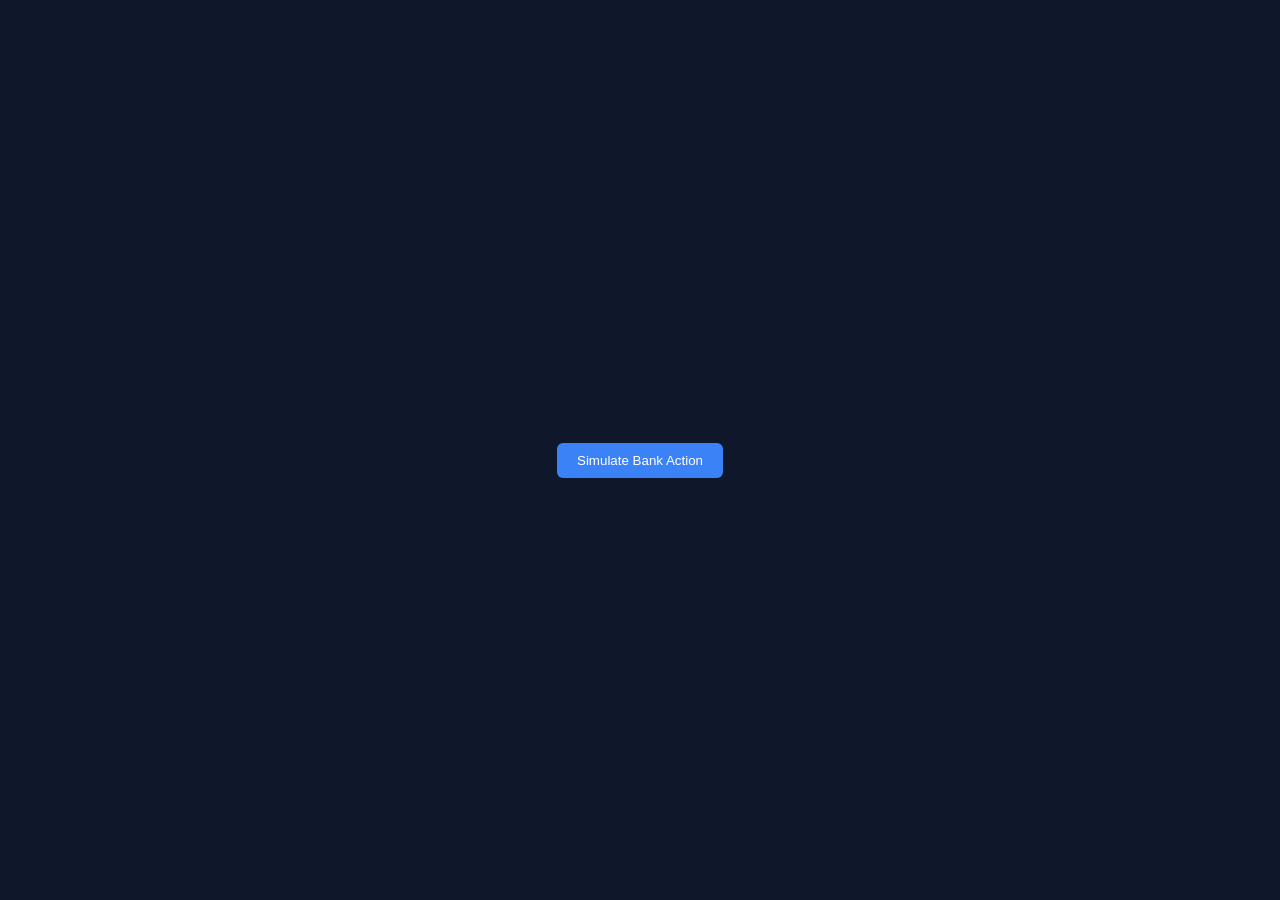
<file: JavaScript/Reactive-Core/dashboard.html>
<!DOCTYPE html>
<html lang="en">
<head>
    <meta charset="UTF-8">
    <title>Reactive Core Dashboard</title>
    <style>
        body { background: #0f172a; color: #f8fafc; font-family: 'Segoe UI', sans-serif; display: flex; flex-direction: column; align-items: center; justify-content: center; height: 100vh; margin: 0; }
        .card { background: #1e293b; padding: 2rem; border-radius: 12px; border: 1px solid #334155; box-shadow: 0 10px 15px -3px rgba(0, 0, 0, 0.5); width: 350px; text-align: center; }
        .badge { background: #10b981; padding: 4px 12px; border-radius: 99px; font-size: 0.8rem; }
        .footer { font-size: 0.75rem; color: #94a3b8; margin-top: 20px; border-top: 1px solid #334155; padding-top: 10px; }
        .controls { margin-top: 20px; }
        button { background: #3b82f6; border: none; color: white; padding: 10px 20px; border-radius: 6px; cursor: pointer; transition: 0.3s; }
        button:hover { background: #2563eb; transform: translateY(-2px); }
    </style>
</head>
<body>

    <div id="dashboard-view">
        </div>

    <div class="controls">
        <button onclick="updateState()">Simulate Bank Action</button>
    </div>

    <script src="engine.js"></script>
    <script>
        // Triggering the logic from the UI
        function updateState() {
            App.state.balance += 500;
            App.state.lastAction = "Deposit Received";
            App.state.status = "Wealthy";
        }
    </script>
</body>
</html>
</file>
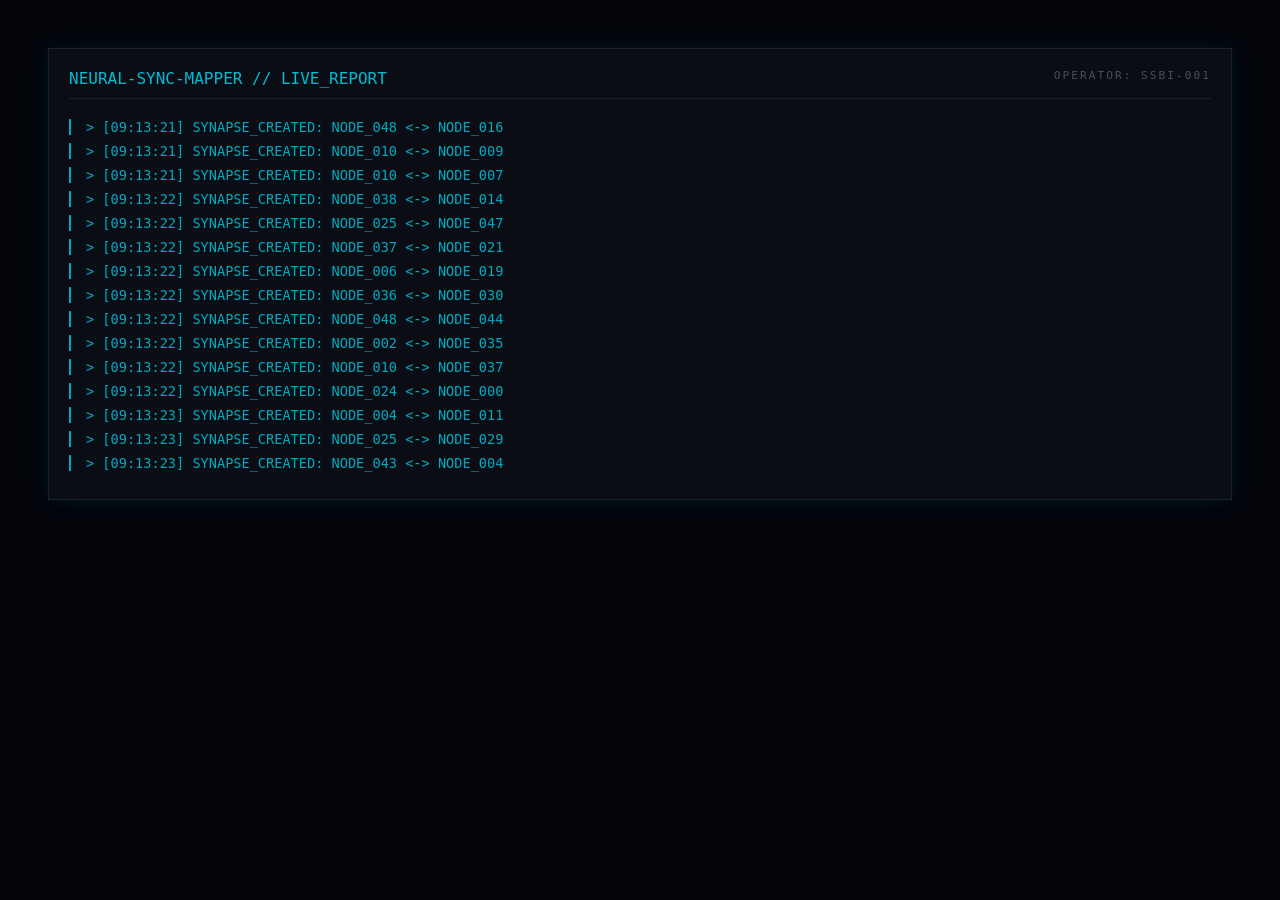
<file: Python/Neural-Sync-Mapper/live_feed.html>
<!DOCTYPE html>
        <html>
        <head>
            <style>
                body { background: #02040a; color: #00bcd4; font-family: 'Consolas', monospace; padding: 40px; }
                .terminal { border: 1px solid #1b222d; padding: 20px; background: #0a0d14; box-shadow: 0 0 20px rgba(0,188,212,0.1); }
                .log-entry { font-size: 0.85rem; margin-bottom: 8px; border-left: 2px solid #00bcd4; padding-left: 15px; opacity: 0.9; }
                .header { border-bottom: 1px solid #1b222d; margin-bottom: 20px; padding-bottom: 10px; display: flex; justify-content: space-between; }
                .sig { color: #484f58; font-size: 0.7rem; letter-spacing: 2px; }
            </style>
        </head>
        <body>
            <div class="terminal">
                <div class="header">
                    <span>NEURAL-SYNC-MAPPER // LIVE_REPORT</span>
                    <span class="sig">OPERATOR: SSBI-001</span>
                </div>
                <div class="log-entry">> [09:13:21] SYNAPSE_CREATED: NODE_048 <-> NODE_016</div><div class="log-entry">> [09:13:21] SYNAPSE_CREATED: NODE_010 <-> NODE_009</div><div class="log-entry">> [09:13:21] SYNAPSE_CREATED: NODE_010 <-> NODE_007</div><div class="log-entry">> [09:13:22] SYNAPSE_CREATED: NODE_038 <-> NODE_014</div><div class="log-entry">> [09:13:22] SYNAPSE_CREATED: NODE_025 <-> NODE_047</div><div class="log-entry">> [09:13:22] SYNAPSE_CREATED: NODE_037 <-> NODE_021</div><div class="log-entry">> [09:13:22] SYNAPSE_CREATED: NODE_006 <-> NODE_019</div><div class="log-entry">> [09:13:22] SYNAPSE_CREATED: NODE_036 <-> NODE_030</div><div class="log-entry">> [09:13:22] SYNAPSE_CREATED: NODE_048 <-> NODE_044</div><div class="log-entry">> [09:13:22] SYNAPSE_CREATED: NODE_002 <-> NODE_035</div><div class="log-entry">> [09:13:22] SYNAPSE_CREATED: NODE_010 <-> NODE_037</div><div class="log-entry">> [09:13:22] SYNAPSE_CREATED: NODE_024 <-> NODE_000</div><div class="log-entry">> [09:13:23] SYNAPSE_CREATED: NODE_004 <-> NODE_011</div><div class="log-entry">> [09:13:23] SYNAPSE_CREATED: NODE_025 <-> NODE_029</div><div class="log-entry">> [09:13:23] SYNAPSE_CREATED: NODE_043 <-> NODE_004</div>
            </div>
        </body>
        </html>
</file>
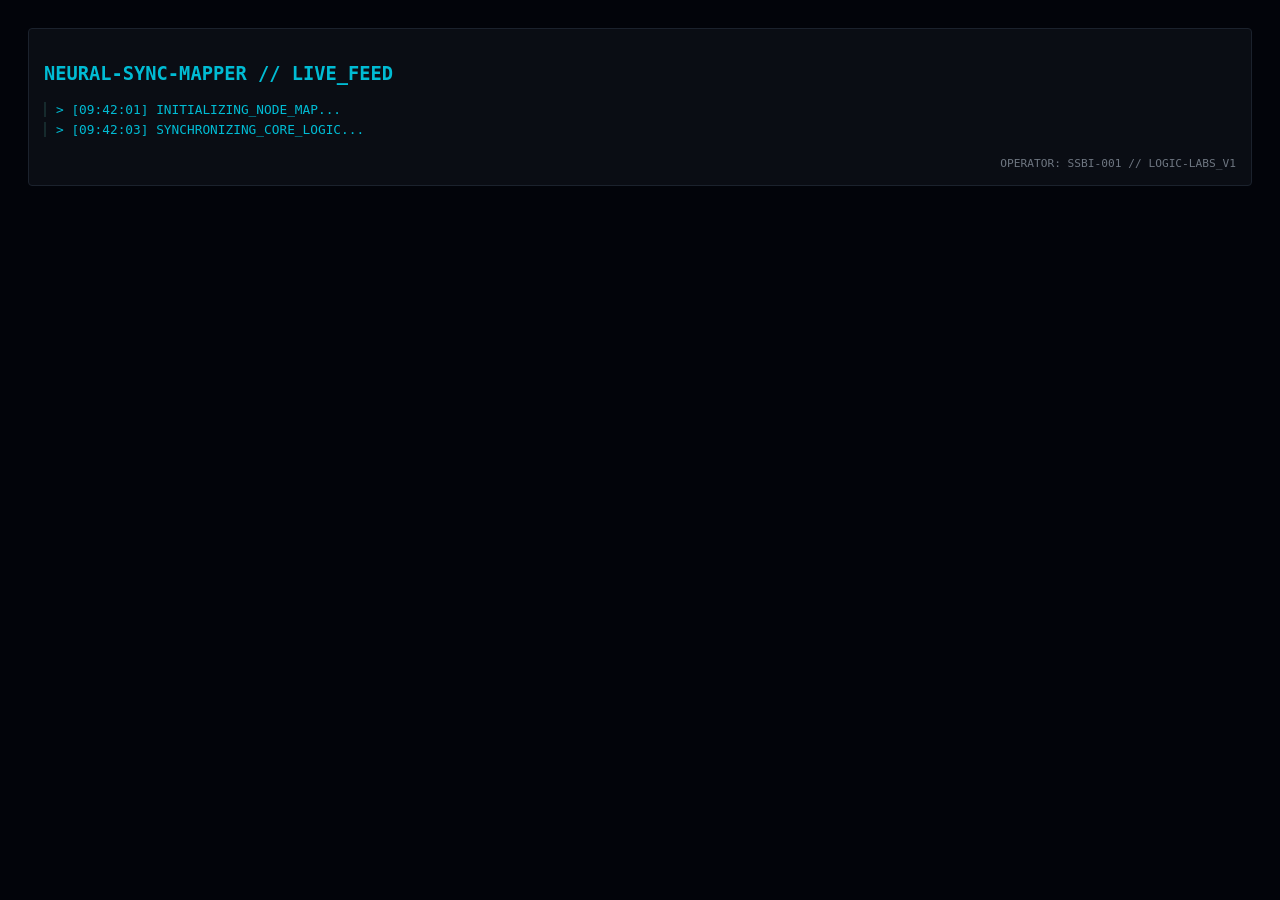
<file: Python/Neural-Sync-Mapper/ui_layout.html>
<!DOCTYPE html>
<html lang="en">
<head>
    <style>
        body { background: #02040a; color: #00bcd4; font-family: 'Consolas', monospace; padding: 20px; }
        .node-container { border: 1px solid #1b222d; padding: 15px; background: #0a0d14; border-radius: 4px; }
        .log-entry { font-size: 0.8rem; margin-bottom: 5px; border-left: 2px solid #162a2d; padding-left: 10px; }
        .signature { color: #6e7681; font-size: 0.7rem; margin-top: 20px; text-align: right; }
    </style>
</head>
<body>
    <div class="node-container">
        <h3>NEURAL-SYNC-MAPPER // LIVE_FEED</h3>
        <div id="logs">
            <div class="log-entry">> [09:42:01] INITIALIZING_NODE_MAP...</div>
            <div class="log-entry">> [09:42:03] SYNCHRONIZING_CORE_LOGIC...</div>
        </div>
        <div class="signature">OPERATOR: SSBI-001 // LOGIC-LABS_V1</div>
    </div>
</body>
</html>
</file>
<file: JavaScript/Dijkstra-Pathfinding-Visualizer-Tool/style.css>
:root {
    --bg-deep: #1A1A1B;
    --bg-panel: #242526;
    --border: #2D2E30;
    --accent: #FF5F1F; /* Safety Orange */
    --text-dim: #6E7073;
    --text-bright: #E8EAED;
}

* { box-sizing: border-box; margin: 0; padding: 0; font-family: 'Courier New', monospace; }

body { background-color: var(--bg-deep); color: var(--text-bright); height: 100vh; display: flex; flex-direction: column; }

.header { 
    padding: 30px 50px; 
    border-bottom: 2px solid var(--border); 
    display: flex; 
    justify-content: space-between; 
    align-items: center;
    background: #111112;
}

h1 { font-size: 1.2rem; letter-spacing: 5px; color: var(--accent); }
.title-block p { font-size: 0.6rem; color: var(--text-dim); margin-top: 5px; }

.controls button {
    background: transparent;
    border: 1px solid var(--accent);
    color: var(--accent);
    padding: 8px 15px;
    font-size: 0.7rem;
    cursor: pointer;
    margin-left: 10px;
    font-weight: bold;
    transition: 0.2s;
}

.controls button:hover { background: var(--accent); color: #000; }

#grid-container {
    flex: 1;
    display: grid;
    grid-template-columns: repeat(40, 1fr);
    grid-template-rows: repeat(20, 1fr);
    gap: 1px;
    background: var(--border);
    padding: 1px;
}

.cell { background: var(--bg-deep); transition: background 0.1s; }
.cell.wall { background: #000; border: 1px solid #333; }
.cell.start { background: #fff; }
.cell.end { background: var(--accent); }
.cell.visited { background: #2D2E30; }
.cell.path { background: var(--accent); box-shadow: 0 0 10px var(--accent); }

.operator-signature {
    position: fixed; bottom: 20px; left: 20px;
    display: flex; align-items: center; gap: 15px;
    background: rgba(0,0,0,0.8); padding: 10px 20px;
    border: 1px solid var(--border);
}

.operator-signature svg { width: 18px; fill: var(--text-dim); transition: 0.3s; }
.operator-signature svg:hover { fill: var(--accent); }
.operator-signature span { font-size: 0.6rem; color: var(--text-dim); letter-spacing: 2px; }
</file>
<file: Web/Architecture-Lab/Dashboards/Asset-Monitor-v1/styles/theme.css>
/*
 * SPRINT: Theme Engine & Root Architecture
 * Theme: Obsidian & Solar-Flare
 */

:root {
    --bg-void: #07080A;      
    --bg-surface: #111318;   
    --bg-elevated: #1A1D24;  
    --flare-primary: #FF5A09;   
    --flare-glow: rgba(255, 90, 9, 0.2);
    --flare-critical: #F12711;  
    --text-primary: #E2E8F0;
    --text-muted: #64748B;
    --font-mono: 'Courier New', Courier, monospace;
    --font-sans: -apple-system, BlinkMacSystemFont, "Segoe UI", Roboto, sans-serif;
}

* { margin: 0; padding: 0; box-sizing: border-box; }

body {
    background-color: var(--bg-void);
    color: var(--text-primary);
    font-family: var(--font-sans);
    height: 100vh;
    overflow: hidden; 
}

/* --- SECURITY OVERLAY --- */
.auth-overlay {
    position: fixed; top: 0; left: 0; width: 100vw; height: 100vh;
    background: rgba(10, 10, 12, 0.95);
    backdrop-filter: blur(10px);
    z-index: 1000;
    display: flex; align-items: center; justify-content: center;
    transition: opacity 0.5s ease;
}
.auth-box {
    background: var(--bg-surface); padding: 3rem; border-radius: 12px;
    border: 1px solid var(--flare-primary);
    box-shadow: 0 0 30px rgba(255, 90, 9, 0.2); text-align: center; max-width: 400px;
}
.auth-logo { font-family: var(--font-mono); font-weight: 900; color: var(--flare-primary); font-size: 1.5rem; margin-bottom: 1rem;}
.auth-box h2 { color: var(--text-primary); font-size: 1.2rem; letter-spacing: 2px; margin: 1rem 0; }
.auth-box p { color: var(--text-muted); font-size: 0.85rem; margin-bottom: 2rem; }
.auth-input {
    width: 100%; padding: 1rem; background: rgba(255, 255, 255, 0.05);
    border: 1px solid rgba(255, 255, 255, 0.1); border-radius: 6px;
    color: var(--text-primary); font-family: var(--font-mono); margin-bottom: 1rem; outline: none;
}
.auth-input:focus { border-color: var(--flare-primary); }
.auth-btn {
    width: 100%; padding: 1rem; background: var(--flare-primary); color: var(--bg-void);
    border: none; font-weight: bold; letter-spacing: 1px; border-radius: 6px; cursor: pointer; transition: all 0.3s ease;
}
.auth-btn:hover { background: #ff732e; box-shadow: 0 0 15px var(--flare-glow); }
.auth-error { color: var(--flare-critical); margin-top: 1rem; font-size: 0.8rem; min-height: 1rem; font-weight: bold;}

/* --- DASHBOARD GRID --- */
.dashboard-shell { display: grid; grid-template-columns: 260px 1fr; height: 100vh; }

.sidebar { background-color: var(--bg-surface); border-right: 1px solid rgba(255, 255, 255, 0.05); padding: 2rem 1.5rem; display: flex; flex-direction: column; }
.brand-logo { font-family: var(--font-mono); font-weight: 900; font-size: 1.2rem; letter-spacing: 2px; color: var(--flare-primary); text-shadow: 0 0 10px var(--flare-glow); margin-bottom: 3rem; }

.nav-links { display: flex; flex-direction: column; gap: 0.5rem; }
.nav-item { display: flex; align-items: center; gap: 1rem; padding: 0.8rem 1rem; border-radius: 8px; cursor: pointer; transition: all 0.3s; border: 1px solid transparent; }
.nav-icon { font-size: 1.2rem; color: var(--text-muted); }
.nav-text { font-size: 0.85rem; font-weight: 600; letter-spacing: 1px; color: var(--text-muted); }
.nav-item:hover { background: rgba(255, 90, 9, 0.05); border-color: rgba(255, 90, 9, 0.1); }
.nav-item:hover .nav-icon, .nav-item:hover .nav-text { color: var(--text-primary); }
.nav-item.active { background: linear-gradient(90deg, rgba(255,90,9,0.15) 0%, rgba(255,90,9,0) 100%); border-left: 3px solid var(--flare-primary); }
.nav-item.active .nav-text, .nav-item.active .nav-icon { color: var(--flare-primary); }

.sidebar-footer { margin-top: auto; padding-top: 2rem; border-top: 1px solid rgba(255,255,255,0.05); }
.user-chip { display: flex; align-items: center; gap: 0.8rem; padding: 0.5rem; }
.avatar { width: 32px; height: 32px; background: var(--flare-primary); border-radius: 6px; display: flex; align-items: center; justify-content: center; font-weight: bold; font-size: 0.8rem; color: var(--bg-void); }
.user-chip span { font-size: 0.75rem; font-weight: bold; color: var(--text-muted); }

.data-arena { display: flex; flex-direction: column; padding: 2rem; }
.top-bar { display: flex; justify-content: flex-end; align-items: center; padding-bottom: 2rem; border-bottom: 1px solid rgba(255, 255, 255, 0.05); margin-bottom: 2rem; }

.system-status { display: flex; align-items: center; gap: 0.75rem; font-family: var(--font-mono); font-size: 0.75rem; color: var(--text-muted); letter-spacing: 1px; }
.pulse-ring { width: 8px; height: 8px; background-color: var(--flare-primary); border-radius: 50%; box-shadow: 0 0 0 0 rgba(255, 90, 9, 0.7); animation: pulse 2s infinite cubic-bezier(0.66, 0, 0, 1); }
@keyframes pulse { to { box-shadow: 0 0 0 12px rgba(255, 90, 9, 0); } }

/* --- WIDGET GRID --- */
.widget-grid { display: grid; grid-template-columns: repeat(auto-fit, minmax(280px, 1fr)); gap: 1.5rem; width: 100%; }
.card { background: var(--bg-surface); border: 1px solid rgba(255, 255, 255, 0.05); border-radius: 12px; padding: 1.5rem; box-shadow: 0 4px 20px rgba(0, 0, 0, 0.5); display: flex; flex-direction: column; position: relative; overflow: hidden; }
.card::before { content: ''; position: absolute; top: 0; left: 0; right: 0; height: 1px; background: linear-gradient(90deg, transparent, rgba(255, 255, 255, 0.1), transparent); }

.card-header { display: flex; justify-content: space-between; align-items: center; margin-bottom: 1.5rem; }
.card-title { font-size: 0.75rem; color: var(--text-muted); font-weight: 700; letter-spacing: 1.5px; }
.status-dot { width: 8px; height: 8px; border-radius: 50%; }
.status-dot.healthy { background: #10B981; box-shadow: 0 0 8px rgba(16, 185, 129, 0.4); }
.status-dot.warning { background: var(--flare-primary); box-shadow: 0 0 8px var(--flare-glow); }

.main-value { font-size: 2.5rem; font-weight: 300; font-family: var(--font-sans); color: var(--text-primary); transition: color 0.3s; }
.main-value.highlight { color: var(--flare-primary); text-shadow: 0 0 15px var(--flare-glow); }
.main-value .unit { font-size: 1rem; color: var(--text-muted); margin-left: 0.2rem; }
.trend { margin-top: 0.5rem; font-size: 0.8rem; font-weight: 600; }
.trend.positive { color: #10B981; }
.trend.negative { color: var(--flare-critical); }

.chart-card { grid-column: span 2; min-height: 200px; }
.chart-area { flex-grow: 1; display: flex; align-items: center; justify-content: center; border-top: 1px dashed rgba(255, 255, 255, 0.05); margin-top: 1rem; }
.mock-chart-line { width: 100%; height: 2px; background: linear-gradient(90deg, transparent, var(--flare-primary), transparent); box-shadow: 0 0 10px var(--flare-glow); }

@media (max-width: 1024px) { .chart-card { grid-column: span 1; } }
</file>
